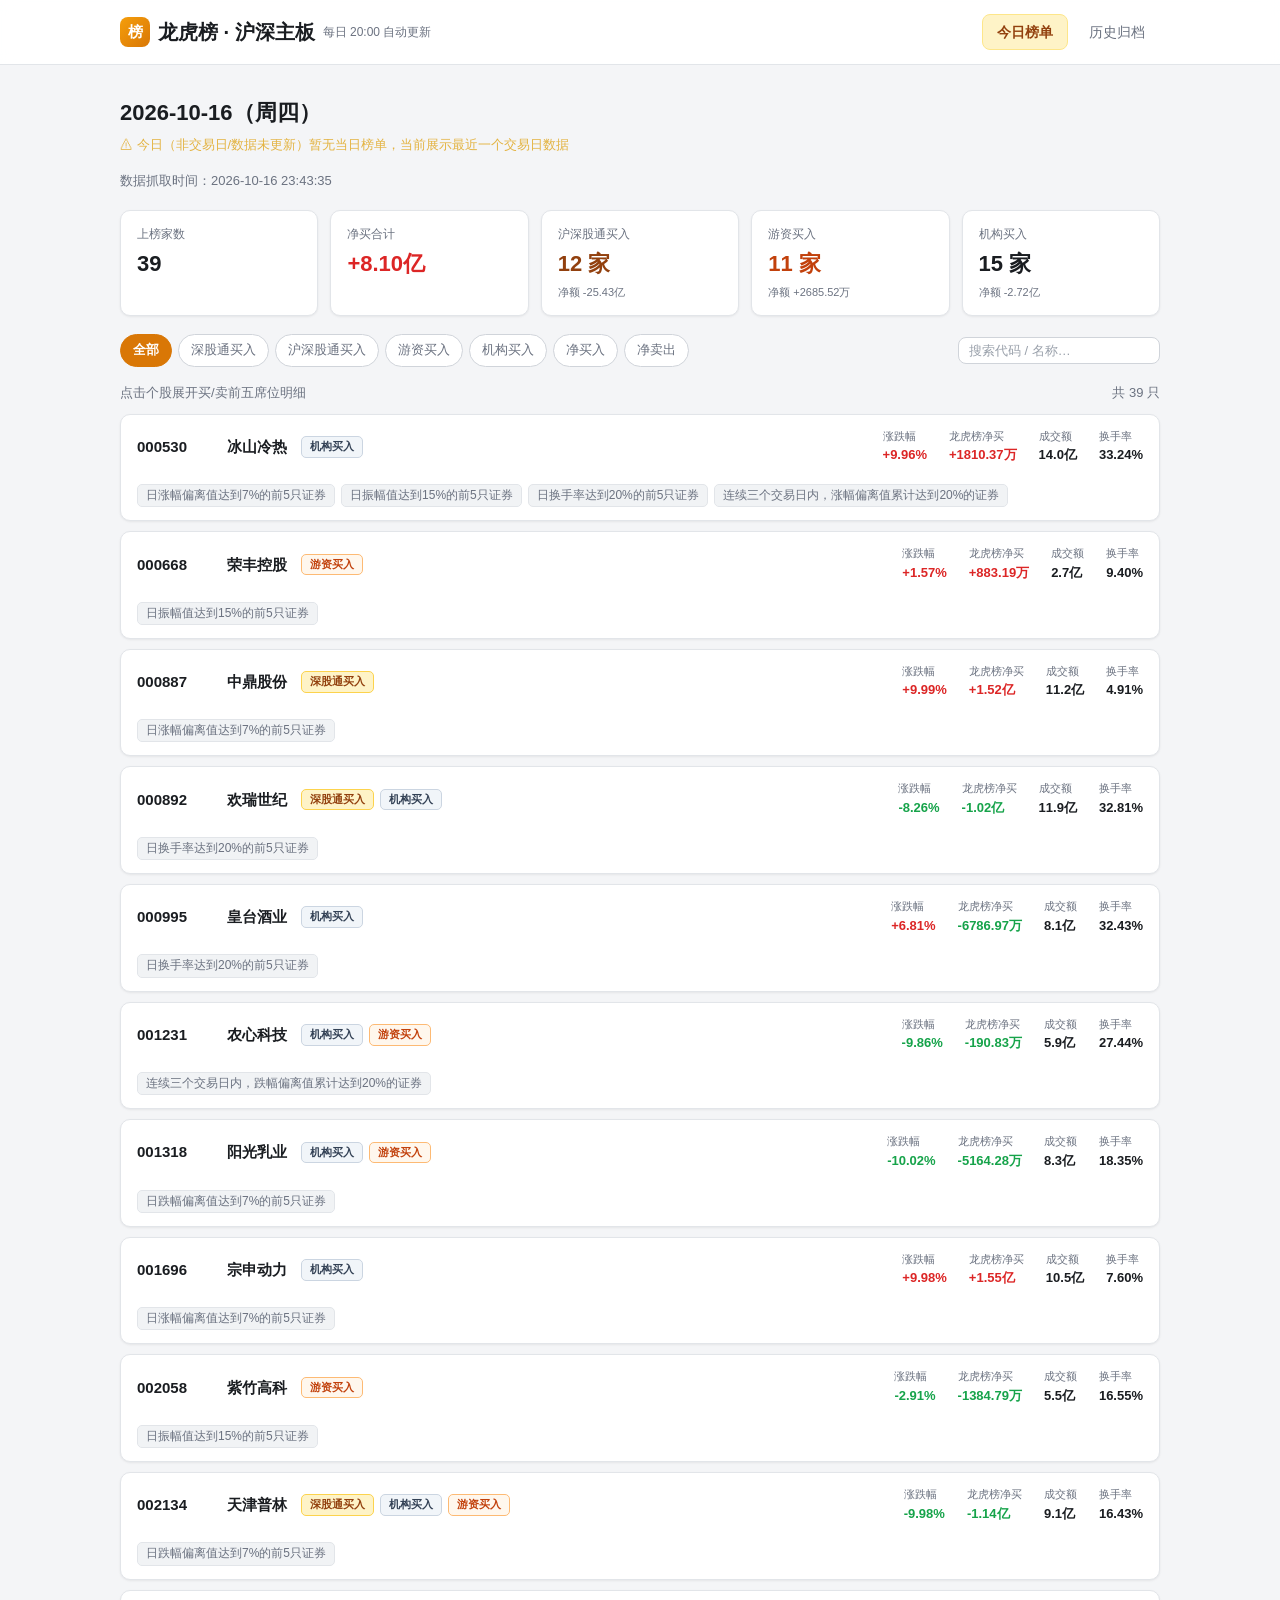
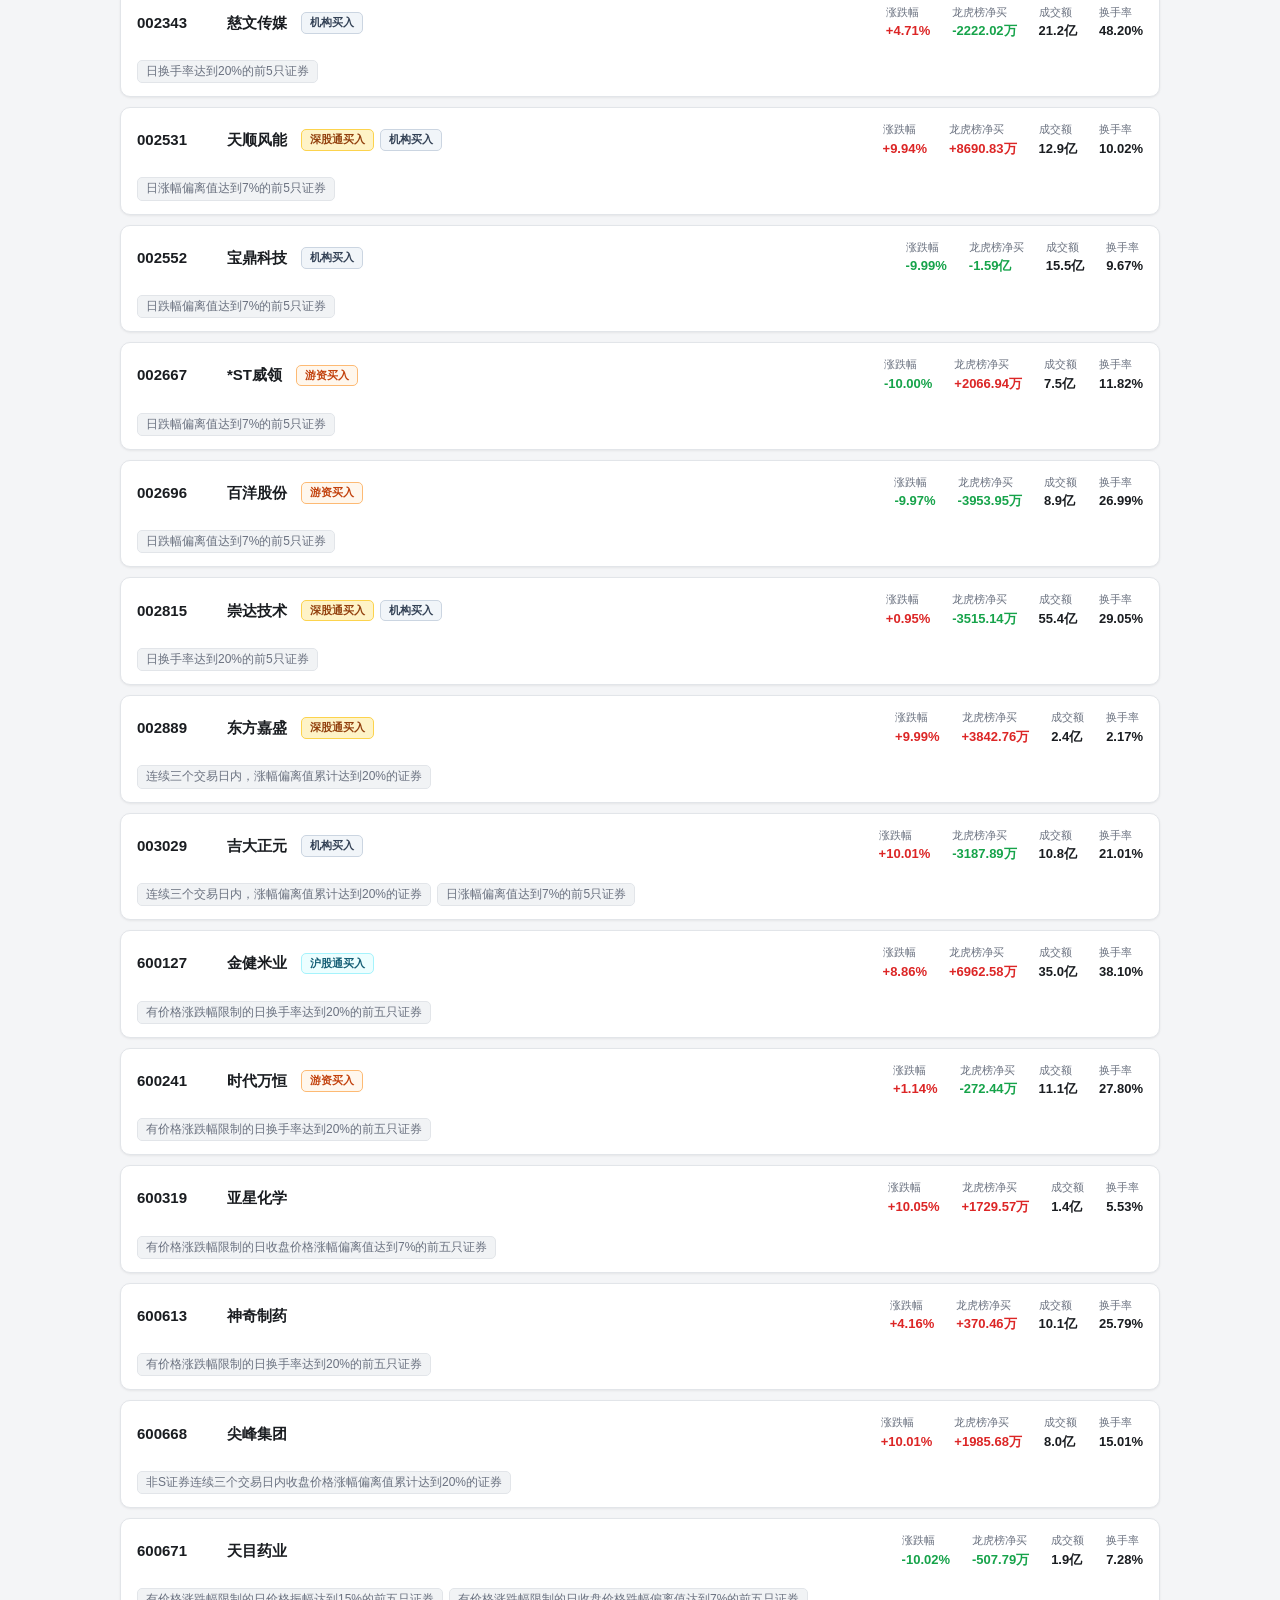
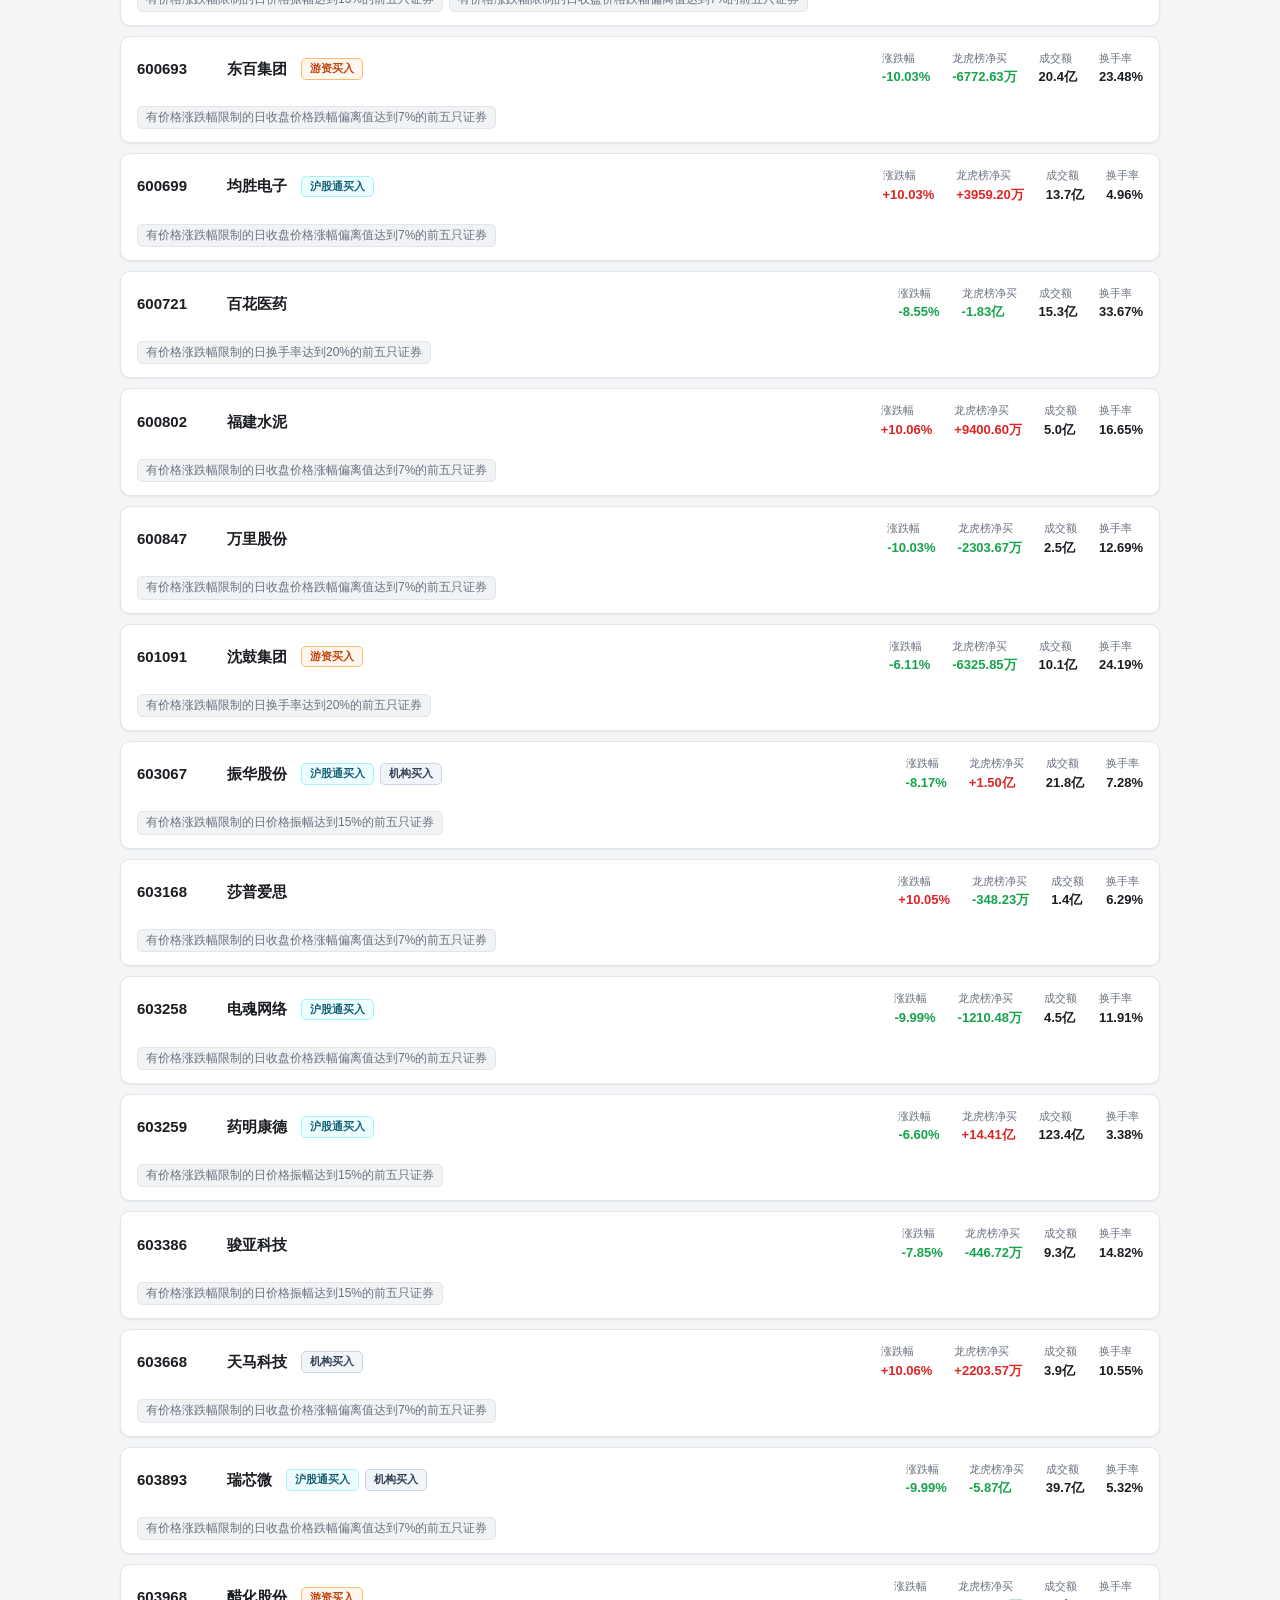
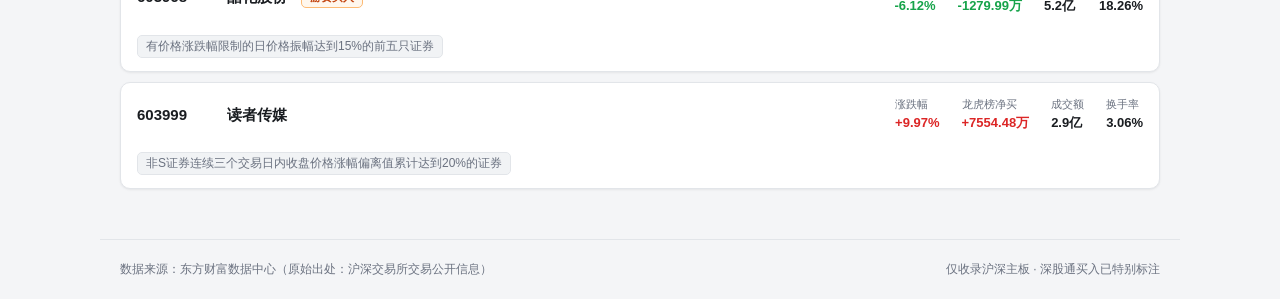
<file: index.html>
<!DOCTYPE html>
<html lang="zh-CN">
<head>
  <meta charset="UTF-8">
  <meta name="viewport" content="width=device-width, initial-scale=1.0">
  <title>龙虎榜 · 沪深主板 今日</title>
  <meta name="description" content="沪深主板每日龙虎榜：买入前五、卖出前五席位及金额。每个交易日 20:00 自动更新。">
  <link rel="stylesheet" href="assets/style.css?v=4">
</head>
<body>
  <div class="topbar">
    <div class="topbar-inner">
      <div class="brand">
        <span class="logo">榜</span>
        <span>龙虎榜 · 沪深主板</span>
        <span class="sub">每日 20:00 自动更新</span>
      </div>
      <nav class="nav">
        <a href="index.html" class="active">今日榜单</a>
        <a href="history.html">历史归档</a>
      </nav>
    </div>
  </div>

  <div class="container">
    <h1 class="page-title" id="date-title">今日榜单</h1>
    <div class="page-sub" id="fetched-at"></div>

    <div id="summary" class="summary-grid"></div>

    <div class="toolbar">
      <div class="filter-group" id="filters">
        <span class="chip active" data-filter="all">全部</span>
        <span class="chip" data-filter="deep">深股通买入</span>
        <span class="chip" data-filter="gutong">沪深股通买入</span>
        <span class="chip" data-filter="youzi">游资买入</span>
        <span class="chip" data-filter="org">机构买入</span>
        <span class="chip" data-filter="netup">净买入</span>
        <span class="chip" data-filter="netdown">净卖出</span>
      </div>
      <div class="search-box">
        <input id="search" type="text" placeholder="搜索代码 / 名称…">
      </div>
    </div>

    <div class="list-head">
      <span>点击个股展开买/卖前五席位明细</span>
      <span id="list-count"></span>
    </div>
    <div id="stock-list" class="stock-list">
      <div class="loading"><div class="spinner"></div>加载中…</div>
    </div>
  </div>

  <footer class="footer">
    <span>数据来源：东方财富数据中心（原始出处：沪深交易所交易公开信息）</span>
    <span>仅收录沪深主板 · 深股通买入已特别标注</span>
  </footer>

  <script src="assets/common.js?v=4"></script>
  <script src="assets/home.js?v=4"></script>
</body>
</html>
</file>
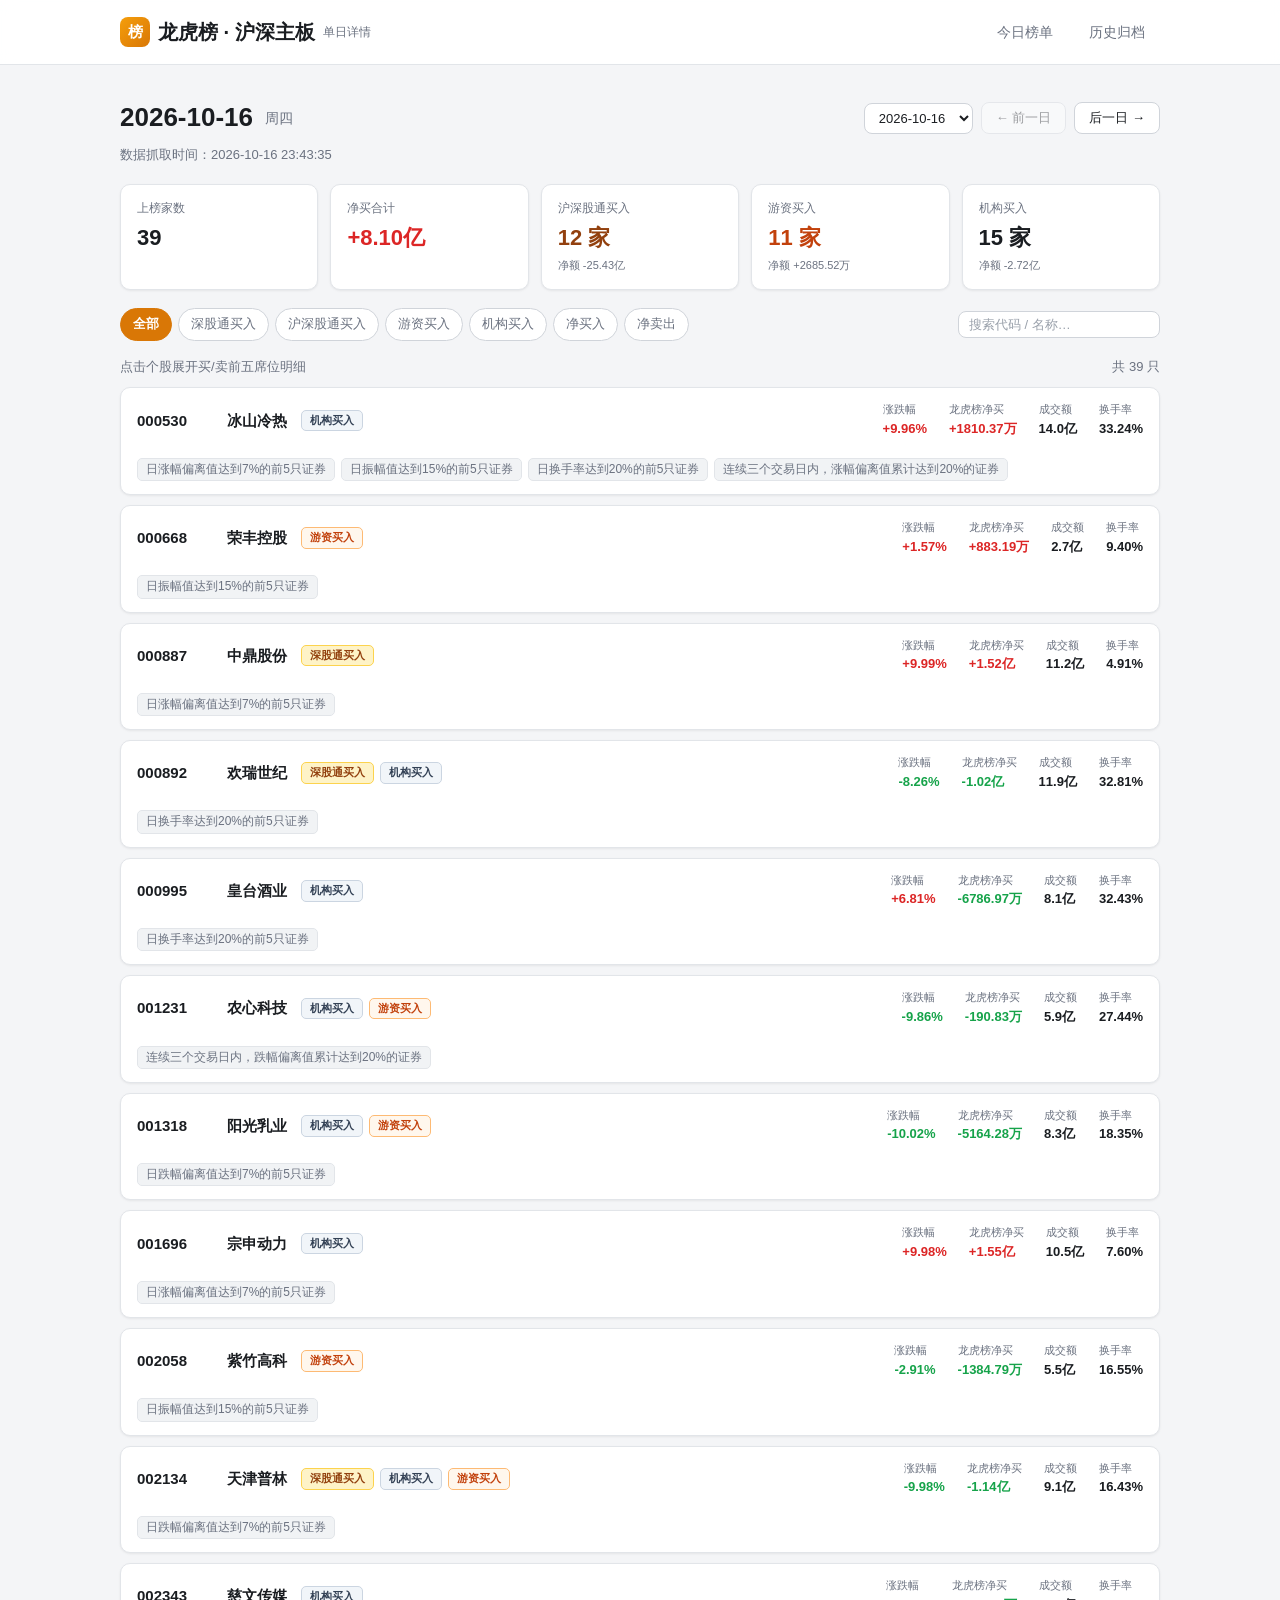
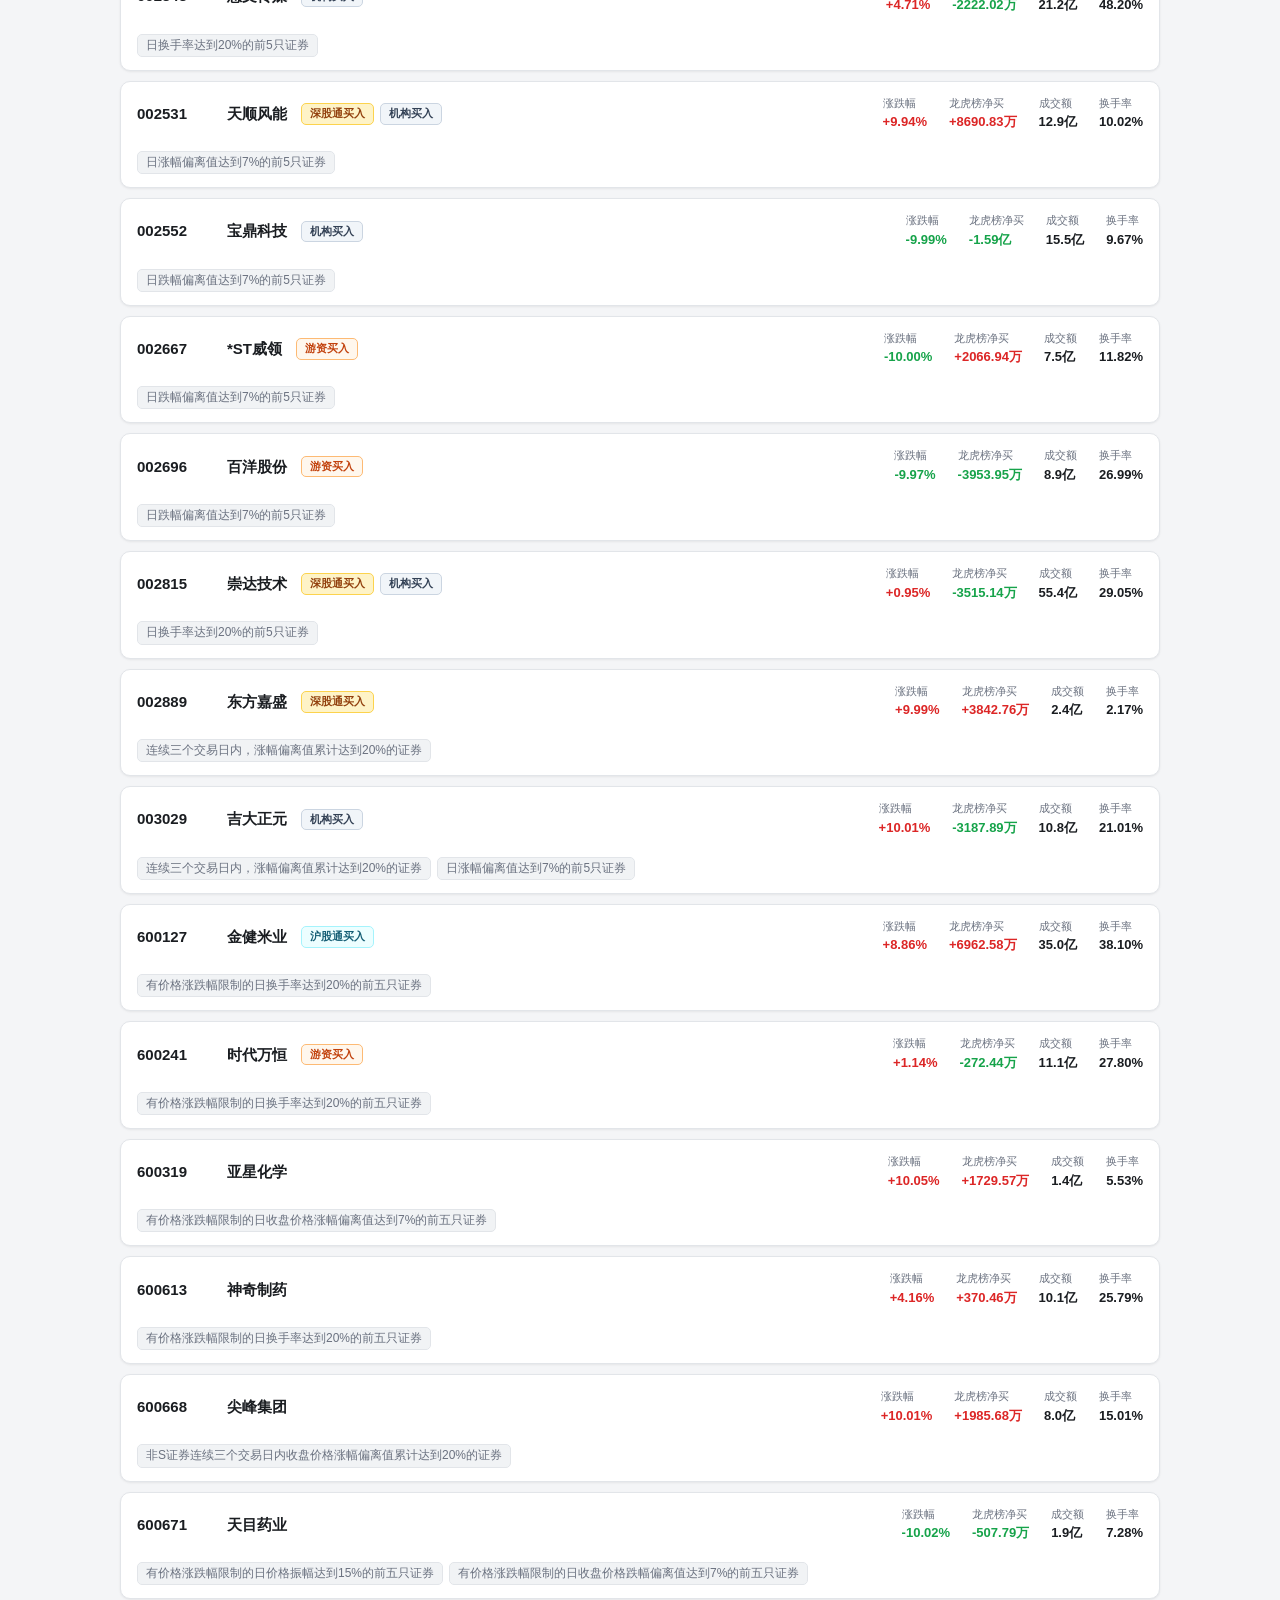
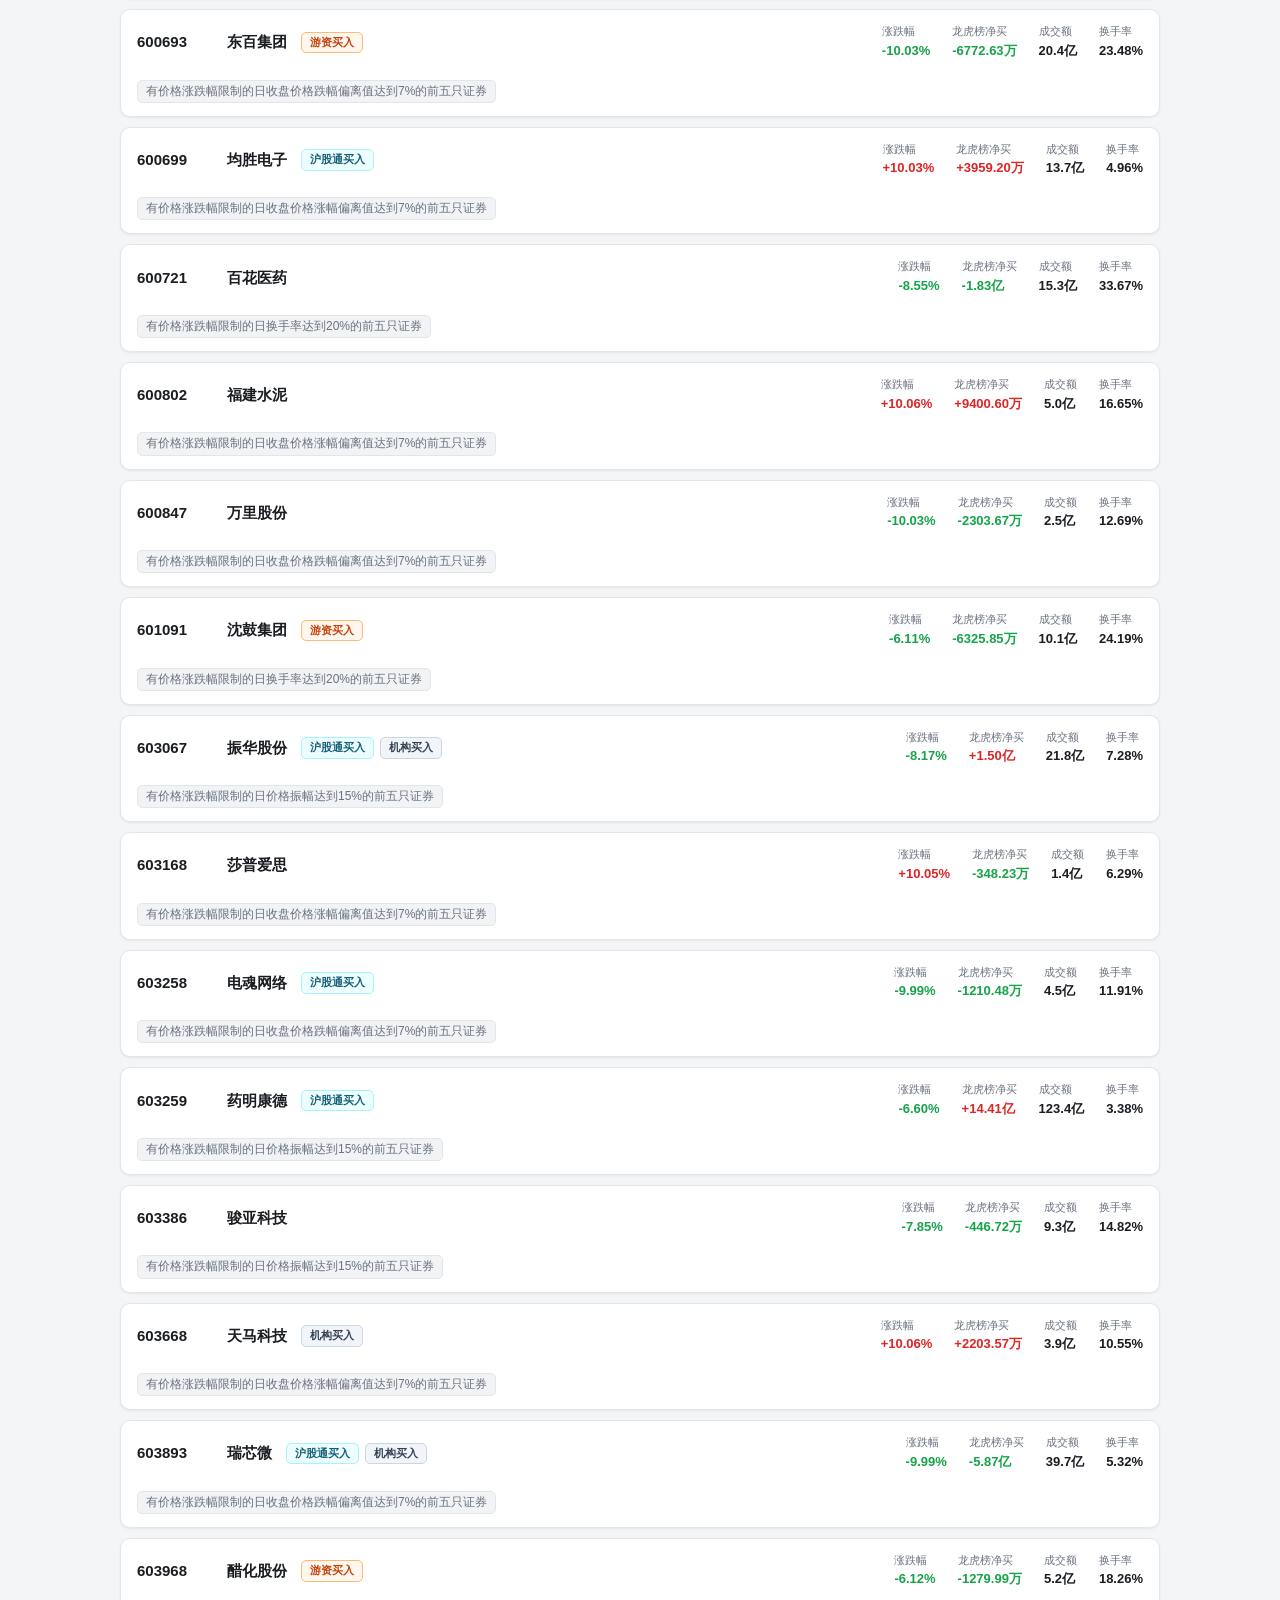
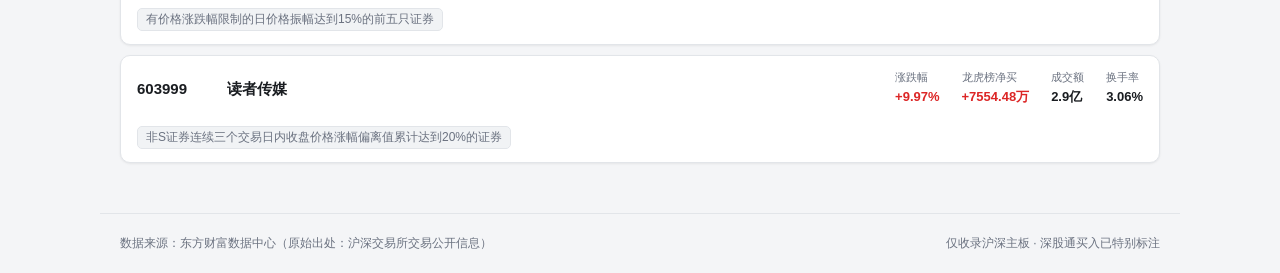
<file: detail.html>
<!DOCTYPE html>
<html lang="zh-CN">
<head>
  <meta charset="UTF-8">
  <meta name="viewport" content="width=device-width, initial-scale=1.0">
  <title>龙虎榜 · 沪深主板 详情</title>
  <meta name="description" content="沪深主板龙虎榜单日详情：买入前五、卖出前五席位及金额。">
  <link rel="stylesheet" href="assets/style.css?v=4">
</head>
<body>
  <div class="topbar">
    <div class="topbar-inner">
      <div class="brand">
        <span class="logo">榜</span>
        <span>龙虎榜 · 沪深主板</span>
        <span class="sub">单日详情</span>
      </div>
      <nav class="nav">
        <a href="index.html">今日榜单</a>
        <a href="history.html">历史归档</a>
      </nav>
    </div>
  </div>

  <div class="container">
    <div class="detail-top">
      <span class="detail-date" id="detail-date">—</span>
      <span class="detail-week" id="detail-week"></span>
      <div class="nav-btns">
        <select id="date-select" class="btn"></select>
        <button id="prev-btn" class="btn">← 前一日</button>
        <button id="next-btn" class="btn">后一日 →</button>
      </div>
    </div>
    <div class="page-sub" id="fetched-at"></div>

    <div id="summary" class="summary-grid"></div>

    <div class="toolbar">
      <div class="filter-group" id="filters">
        <span class="chip active" data-filter="all">全部</span>
        <span class="chip" data-filter="deep">深股通买入</span>
        <span class="chip" data-filter="gutong">沪深股通买入</span>
        <span class="chip" data-filter="youzi">游资买入</span>
        <span class="chip" data-filter="org">机构买入</span>
        <span class="chip" data-filter="netup">净买入</span>
        <span class="chip" data-filter="netdown">净卖出</span>
      </div>
      <div class="search-box">
        <input id="search" type="text" placeholder="搜索代码 / 名称…">
      </div>
    </div>

    <div class="list-head">
      <span>点击个股展开买/卖前五席位明细</span>
      <span id="list-count"></span>
    </div>
    <div id="stock-list" class="stock-list">
      <div class="loading"><div class="spinner"></div>加载中…</div>
    </div>
  </div>

  <footer class="footer">
    <span>数据来源：东方财富数据中心（原始出处：沪深交易所交易公开信息）</span>
    <span>仅收录沪深主板 · 深股通买入已特别标注</span>
  </footer>

  <script src="assets/common.js?v=4"></script>
  <script src="assets/detail.js?v=4"></script>
</body>
</html>
</file>
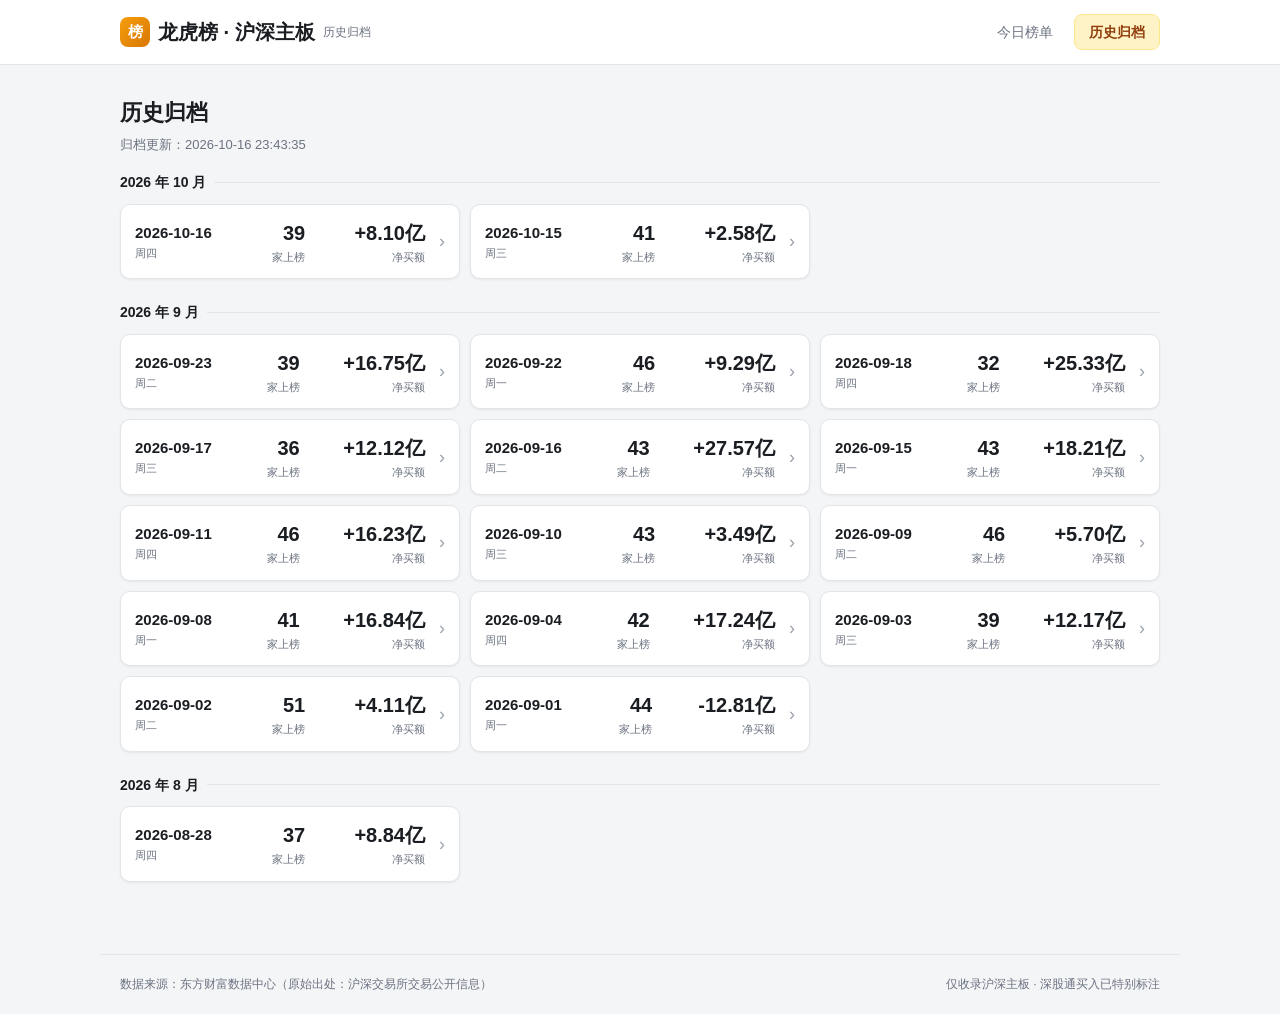
<file: history.html>
<!DOCTYPE html>
<html lang="zh-CN">
<head>
  <meta charset="UTF-8">
  <meta name="viewport" content="width=device-width, initial-scale=1.0">
  <title>龙虎榜 · 沪深主板 历史归档</title>
  <meta name="description" content="沪深主板每日龙虎榜历史归档：按日期查看过往交易日的买入前五、卖出前五席位及金额。">
  <link rel="stylesheet" href="assets/style.css?v=4">
</head>
<body>
  <div class="topbar">
    <div class="topbar-inner">
      <div class="brand">
        <span class="logo">榜</span>
        <span>龙虎榜 · 沪深主板</span>
        <span class="sub">历史归档</span>
      </div>
      <nav class="nav">
        <a href="index.html">今日榜单</a>
        <a href="history.html" class="active">历史归档</a>
      </nav>
    </div>
  </div>

  <div class="container">
    <h1 class="page-title">历史归档</h1>
    <div class="page-sub" id="updated"></div>
    <div id="day-list">
      <div class="loading"><div class="spinner"></div>加载中…</div>
    </div>
  </div>

  <footer class="footer">
    <span>数据来源：东方财富数据中心（原始出处：沪深交易所交易公开信息）</span>
    <span>仅收录沪深主板 · 深股通买入已特别标注</span>
  </footer>

  <script src="assets/common.js?v=4"></script>
  <script src="assets/history.js?v=4"></script>
</body>
</html>
</file>
<file: assets/style.css>
:root {
  /* 浅色专业金融主题 */
  --bg: #f4f5f7;
  --bg-card: #ffffff;
  --bg-hover: #f8f9fa;
  --bg-soft: #f1f3f5;
  --border: #e2e5e9;
  --border-strong: #d0d4da;
  --text: #1a1d21;
  --text-dim: #6b7280;
  --text-faint: #9aa1ab;
  --accent: #d97706;          /* 琥珀色：品牌/深股通 */
  --accent-soft: #fef3c7;
  --accent-deep: #92400e;
  --up: #dc2626;               /* A股红涨 */
  --up-soft: #fef2f2;
  --down: #16a34a;             /* A股绿跌 */
  --down-soft: #f0fdf4;
  --hutong: #0891b2;           /* 沪股通：青色（不用蓝紫） */
  --hutong-soft: #ecfeff;
  --hutong-deep: #155e75;
  --org: #475569;              /* 机构：石板灰 */
  --org-soft: #f1f5f9;
  --org-deep: #334155;
  --radius: 10px;
  --shadow: 0 1px 3px rgba(0,0,0,.04), 0 1px 2px rgba(0,0,0,.03);
}

* { margin: 0; padding: 0; box-sizing: border-box; }

body {
  font-family: -apple-system, BlinkMacSystemFont, "Segoe UI", "PingFang SC",
    "Hiragino Sans GB", "Microsoft YaHei", sans-serif;
  background: var(--bg);
  color: var(--text);
  line-height: 1.6;
  min-height: 100vh;
}

a { color: var(--accent-deep); text-decoration: none; }
a:hover { text-decoration: underline; }

/* ---------- 顶部导航 ---------- */
.topbar {
  position: sticky;
  top: 0;
  z-index: 100;
  background: rgba(255, 255, 255, 0.92);
  backdrop-filter: blur(8px);
  border-bottom: 1px solid var(--border);
}
.topbar-inner {
  max-width: 1080px;
  margin: 0 auto;
  padding: 14px 20px;
  display: flex;
  align-items: center;
  gap: 18px;
  flex-wrap: wrap;
}
.brand {
  font-size: 20px;
  font-weight: 700;
  color: var(--text);
  display: flex;
  align-items: center;
  gap: 8px;
}
.brand .logo {
  width: 30px; height: 30px;
  border-radius: 8px;
  background: linear-gradient(135deg, #f59e0b, #d97706);
  display: inline-flex; align-items: center; justify-content: center;
  font-size: 15px;
  color: #fff;
}
.brand .sub { font-size: 12px; color: var(--text-dim); font-weight: 400; }
.nav { display: flex; gap: 6px; margin-left: auto; }
.nav a {
  padding: 6px 14px;
  border-radius: 8px;
  color: var(--text-dim);
  font-size: 14px;
  border: 1px solid transparent;
}
.nav a:hover { color: var(--text); text-decoration: none; background: var(--bg-hover); }
.nav a.active {
  color: var(--accent-deep);
  background: var(--accent-soft);
  border-color: #fde68a;
  font-weight: 600;
}

/* ---------- 主容器 ---------- */
.container { max-width: 1080px; margin: 0 auto; padding: 20px; }

/* ---------- 汇总卡片 ---------- */
.summary-grid {
  display: grid;
  grid-template-columns: repeat(auto-fit, minmax(160px, 1fr));
  gap: 12px;
  margin: 18px 0;
}
.sum-card {
  background: var(--bg-card);
  border: 1px solid var(--border);
  border-radius: var(--radius);
  padding: 14px 16px;
  box-shadow: var(--shadow);
}
.sum-card .label { font-size: 12px; color: var(--text-dim); }
.sum-card .value {
  font-size: 22px;
  font-weight: 700;
  margin-top: 2px;
  font-variant-numeric: tabular-nums;
}
.sum-card .value.accent { color: var(--accent-deep); }
.sum-card .value.up { color: var(--up); }
.sum-card .value.down { color: var(--down); }
.sum-card .value.dim { color: var(--text); }
.sum-card .hint { font-size: 11px; color: var(--text-dim); margin-top: 2px; }

/* ---------- 工具栏（筛选 + 搜索） ---------- */
.toolbar {
  display: flex;
  align-items: center;
  gap: 10px;
  flex-wrap: wrap;
  margin: 8px 0 16px;
}
.filter-group { display: flex; gap: 6px; flex-wrap: wrap; }
.chip {
  padding: 5px 12px;
  border-radius: 999px;
  border: 1px solid var(--border-strong);
  background: var(--bg-card);
  color: var(--text-dim);
  font-size: 13px;
  cursor: pointer;
  transition: all .15s;
}
.chip:hover { color: var(--text); border-color: var(--accent); }
.chip.active {
  background: var(--accent);
  border-color: var(--accent);
  color: #fff;
  font-weight: 600;
}
.search-box {
  margin-left: auto;
  display: flex;
  align-items: center;
  background: var(--bg-card);
  border: 1px solid var(--border-strong);
  border-radius: 8px;
  padding: 5px 10px;
}
.search-box input {
  border: none;
  background: transparent;
  color: var(--text);
  outline: none;
  font-size: 13px;
  width: 180px;
}
.search-box input::placeholder { color: var(--text-faint); }

/* ---------- 榜单列表 ---------- */
.list-head {
  font-size: 13px;
  color: var(--text-dim);
  margin: 6px 0 10px;
  display: flex;
  justify-content: space-between;
  align-items: center;
}
.stock-list { display: flex; flex-direction: column; gap: 10px; }

.stock-card {
  background: var(--bg-card);
  border: 1px solid var(--border);
  border-radius: var(--radius);
  overflow: hidden;
  transition: border-color .15s, box-shadow .15s;
  box-shadow: var(--shadow);
}
.stock-card:hover { border-color: var(--border-strong); box-shadow: 0 2px 8px rgba(0,0,0,.06); }
.stock-card .head {
  display: flex;
  align-items: center;
  gap: 14px;
  padding: 13px 16px;
  cursor: pointer;
  flex-wrap: wrap;
}
.stock-card .head:hover { background: var(--bg-hover); }
.stock-code {
  font-size: 15px;
  font-weight: 700;
  font-variant-numeric: tabular-nums;
  min-width: 76px;
  color: var(--text);
}
.stock-name { font-size: 15px; font-weight: 600; }
.stock-tags { display: flex; gap: 6px; flex-wrap: wrap; }

.tag {
  font-size: 11px;
  padding: 1px 8px;
  border-radius: 5px;
  font-weight: 600;
  white-space: nowrap;
}
.tag.deep { color: var(--accent-deep); background: var(--accent-soft); border: 1px solid #fcd34d; }
.tag.hutong { color: var(--hutong-deep); background: var(--hutong-soft); border: 1px solid #a5f3fc; }
.tag.org { color: var(--org-deep); background: var(--org-soft); border: 1px solid #cbd5e1; }
.tag.youzi { color: #c2410c; background: #fff7ed; border: 1px solid #fdba74; }

.stock-metrics {
  display: flex;
  gap: 22px;
  margin-left: auto;
  font-size: 13px;
  align-items: center;
  flex-wrap: wrap;
}
.metric .m-label { font-size: 11px; color: var(--text-dim); }
.metric .m-value { font-weight: 600; font-variant-numeric: tabular-nums; }
.metric .m-value.up { color: var(--up); }
.metric .m-value.down { color: var(--down); }
.metric .m-value.accent { color: var(--accent-deep); }

.stock-reason {
  width: 100%;
  font-size: 12px;
  color: var(--text-dim);
}
.stock-reason .reason-chip {
  display: inline-block;
  background: var(--bg-soft);
  border: 1px solid var(--border);
  padding: 1px 8px;
  border-radius: 5px;
  margin-right: 6px;
  margin-top: 4px;
}

/* ---------- 席位明细 ---------- */
.seat-body {
  border-top: 1px solid var(--border);
  padding: 14px 16px;
  display: grid;
  grid-template-columns: 1fr 1fr;
  gap: 14px;
  background: #fafbfc;
}
@media (max-width: 900px) { .seat-body { grid-template-columns: 1fr; } }

.seat-col {
  min-width: 0;
  overflow: hidden;
}

.seat-col h4 {
  font-size: 13px;
  color: var(--text-dim);
  margin-bottom: 8px;
  font-weight: 600;
  display: flex;
  align-items: center;
}
.seat-col h4 .side-tag {
  display: inline-block;
  font-size: 11px;
  padding: 1px 8px;
  border-radius: 4px;
  margin-right: 8px;
  font-weight: 700;
}
.seat-col.buySeats h4 .side-tag { color: var(--up); background: var(--up-soft); }
.seat-col.sellSeats h4 .side-tag { color: var(--down); background: var(--down-soft); }

.seat-row {
  display: flex;
  align-items: center;
  gap: 10px;
  padding: 8px 10px;
  border-radius: 6px;
  font-size: 13px;
  font-variant-numeric: tabular-nums;
  min-width: 0;
  overflow: hidden;
}
.seat-row + .seat-row { border-top: 1px solid var(--border); }
.seat-row .rank {
  flex-shrink: 0;
  width: 36px;
  height: 22px;
  line-height: 22px;
  text-align: center;
  border-radius: 4px;
  font-size: 12px;
  font-weight: 600;
  background: var(--bg-soft);
  color: var(--text-dim);
}
.seat-row .sname {
  flex: 1;
  min-width: 0;
  white-space: normal;
  overflow-wrap: break-word;
  line-height: 1.45;
  padding: 2px 0;
  color: var(--text);
}
.seat-row .st {
  flex-shrink: 0;
  display: inline-flex;
  gap: 4px;
}
.seat-row .samt {
  flex-shrink: 0;
  width: 104px;
  text-align: right;
  font-weight: 600;
  white-space: nowrap;
  color: var(--text);
}
.seat-row .snet {
  flex-shrink: 0;
  width: 96px;
  text-align: right;
  font-size: 12px;
  white-space: nowrap;
}
.seat-row .snet.up { color: var(--up); }
.seat-row .snet.down { color: var(--down); }

/* 深股通/沪股通/机构/游资席位的高亮行 */
.seat-row.deep { background: var(--accent-soft); }
.seat-row.hutong { background: var(--hutong-soft); }
.seat-row.org { background: var(--org-soft); }
.seat-row.youzi { background: #fff7ed; }

/* ---------- 空状态 ---------- */
.empty {
  text-align: center;
  color: var(--text-dim);
  padding: 48px 20px;
  background: var(--bg-card);
  border: 1px dashed var(--border-strong);
  border-radius: var(--radius);
}
.empty .big { font-size: 40px; margin-bottom: 10px; }

/* ---------- 历史页 ---------- */
.page-title { font-size: 22px; font-weight: 700; margin: 10px 0 4px; color: var(--text); }
.page-sub { color: var(--text-dim); font-size: 13px; margin-bottom: 16px; }

.month-group { margin-bottom: 22px; }
.month-label {
  font-size: 14px;
  font-weight: 700;
  color: var(--text);
  margin-bottom: 10px;
  display: flex;
  align-items: center;
  gap: 8px;
}
.month-label::after {
  content: '';
  flex: 1;
  height: 1px;
  background: var(--border);
}
.day-list { display: grid; grid-template-columns: repeat(auto-fill, minmax(300px, 1fr)); gap: 10px; }
.day-card {
  background: var(--bg-card);
  border: 1px solid var(--border);
  border-radius: var(--radius);
  padding: 12px 14px;
  display: flex;
  align-items: center;
  gap: 14px;
  cursor: pointer;
  transition: border-color .15s, transform .1s, box-shadow .15s;
  box-shadow: var(--shadow);
}
.day-card:hover { border-color: var(--accent); transform: translateY(-1px); box-shadow: 0 2px 8px rgba(0,0,0,.06); }
.day-card .d-date {
  font-size: 15px;
  font-weight: 700;
  font-variant-numeric: tabular-nums;
  min-width: 88px;
}
.day-card .d-week { font-size: 11px; color: var(--text-dim); }
.day-card .d-metrics { margin-left: auto; text-align: right; font-size: 13px; }
.day-card .d-metrics .cnt { font-size: 20px; font-weight: 700; }
.day-card .d-metrics .sub { font-size: 11px; color: var(--text-dim); }
.day-card .d-arrow { color: var(--text-faint); font-size: 18px; }

/* ---------- 详情页 ---------- */
.detail-top {
  display: flex;
  align-items: center;
  gap: 12px;
  margin: 12px 0 6px;
  flex-wrap: wrap;
}
.detail-date {
  font-size: 26px;
  font-weight: 700;
  font-variant-numeric: tabular-nums;
}
.detail-week { color: var(--text-dim); font-size: 14px; }
.nav-btns { margin-left: auto; display: flex; gap: 8px; align-items: center; }
.btn {
  padding: 6px 14px;
  border-radius: 8px;
  border: 1px solid var(--border-strong);
  background: var(--bg-card);
  color: var(--text);
  font-size: 13px;
  cursor: pointer;
}
.btn:hover { border-color: var(--accent); color: var(--accent-deep); }
.btn:disabled { opacity: .4; cursor: not-allowed; }
select.btn { padding: 6px 10px; }

/* ---------- 页脚 ---------- */
.footer {
  max-width: 1080px;
  margin: 30px auto 0;
  padding: 20px;
  border-top: 1px solid var(--border);
  color: var(--text-dim);
  font-size: 12px;
  display: flex;
  justify-content: space-between;
  flex-wrap: wrap;
  gap: 8px;
}

/* ---------- loading ---------- */
.loading { text-align: center; padding: 40px; color: var(--text-dim); }
.spinner {
  width: 28px; height: 28px;
  border: 3px solid var(--border);
  border-top-color: var(--accent);
  border-radius: 50%;
  margin: 0 auto 12px;
  animation: spin .8s linear infinite;
}
@keyframes spin { to { transform: rotate(360deg); } }
</file>
